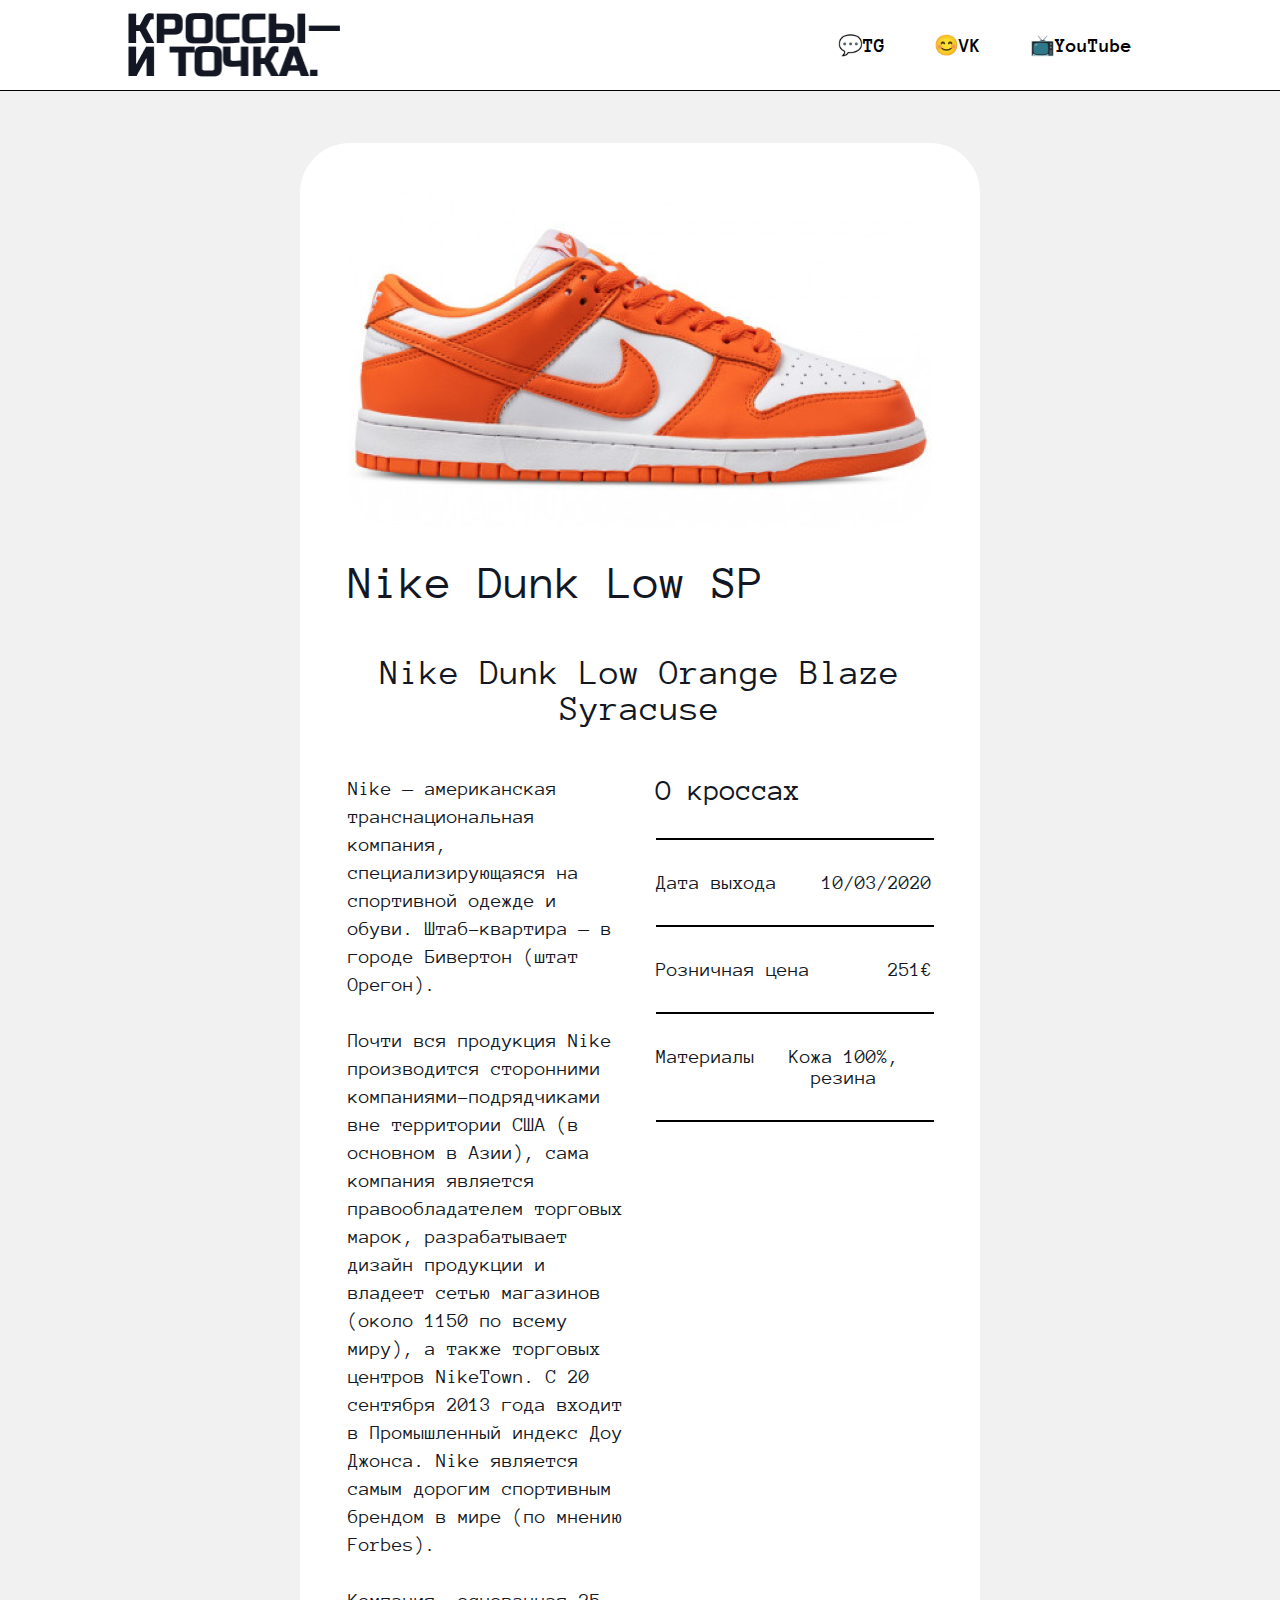
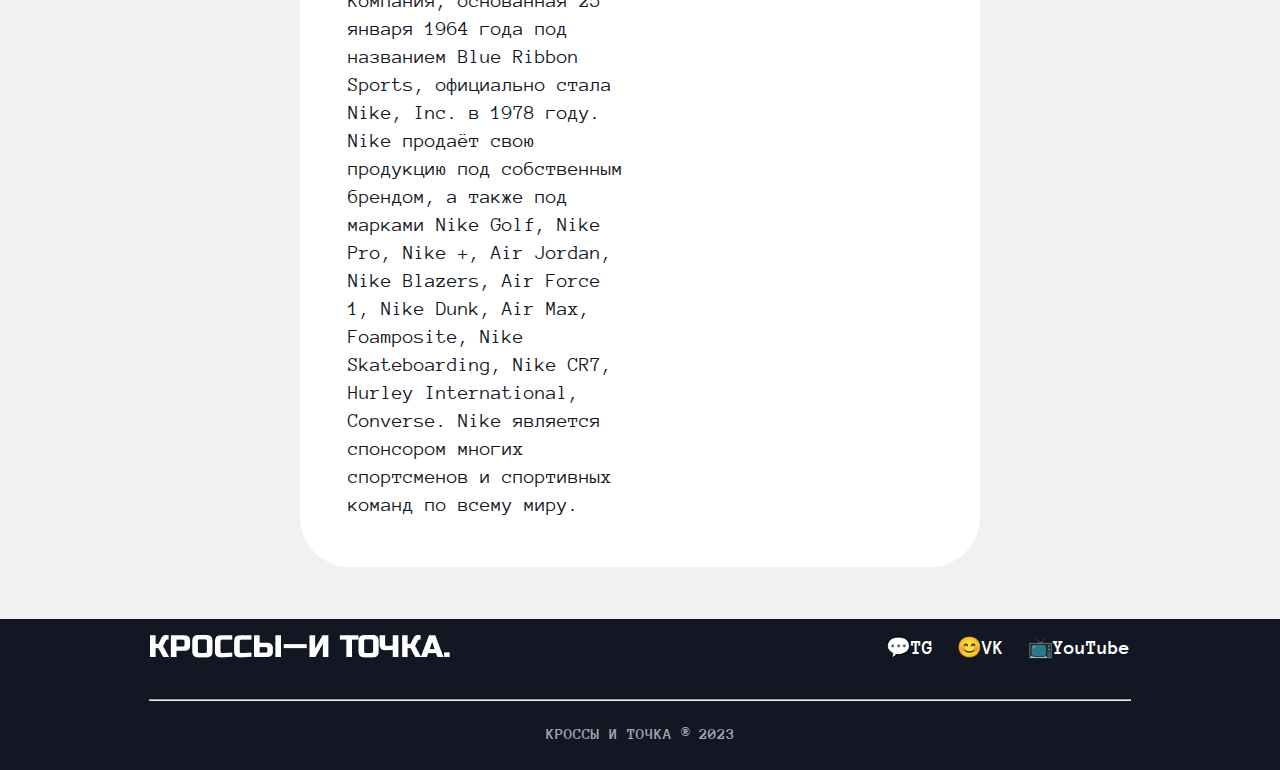
<file: dscrpt-ndlsp.html>
<html lang="ru">
  <head>
    <meta charset="UTF-8">
    <meta name="viewport" content="width=device-width, initial-scale=1.0">
    <link rel="preconnect" href="https://fonts.googleapis.com">
    <link rel="preconnect" href="https://fonts.gstatic.com" crossorigin>
    <link href="https://fonts.googleapis.com/css2?family=IBM+Plex+Mono:wght@500&display=swap" rel="stylesheet">
    <title>Кроссы — и точка</title>
    <link rel="stylesheet" href="style.css"/>
    
  </head>
  <body>

    <header>
      <div class="nav-container">
        <div class="div-elem logo">
          <a href="index.html"><img src="img/logo.png"></a>
        </div>
        <div class="div-elem list">
          <ul class="navbar-link">
          <li><a href="https://t.me/edw1s">💬TG</a></li>
          <li><a href="https://vk.com/edwis">😊VK</a></li>
          <li><a href="https://www.youtube.com/@YandexPracticum">📺YouTube</a></li>
        </ul>
        </div>
        
      </div>
    </header>

    
    <main>
      <div class="catalog">
        <div class="sneaker__card">
        <img alt="Nike Dunk Low SP" class="sneaker__img" src="img\sneaker-big__img.png">
        <div class="sneaker__info">
          <div class="sneaker__title">Nike Dunk Low SP</div>
          <div class="sneaker__subtitle">Nike Dunk Low Orange Blaze Syracuse</div>
          <div class="sneaker__add__info">
            <div class="sneaker__text">Nike — американская транснациональная компания, специализирующаяся на спортивной одежде и обуви. Штаб-квартира — в городе Бивертон (штат Орегон).
              <br>
              <br>
              Почти вся продукция Nike производится сторонними компаниями-подрядчиками вне территории США (в основном в Азии), сама компания является правообладателем торговых марок, разрабатывает дизайн продукции и владеет сетью магазинов (около 1150 по всему миру), а также торговых центров NikeTown. С 20 сентября 2013 года входит в Промышленный индекс Доу Джонса. Nike является самым дорогим спортивным брендом в мире (по мнению Forbes).
              <br>
              <br>
              Компания, основанная 25 января 1964 года под названием Blue Ribbon Sports, официально стала Nike, Inc. в 1978 году. Nike продаёт свою продукцию под собственным брендом, а также под марками Nike Golf, Nike Pro, Nike +, Air Jordan, Nike Blazers, Air Force 1, Nike Dunk, Air Max, Foamposite, Nike Skateboarding, Nike CR7, Hurley International, Converse. Nike является спонсором многих спортсменов и спортивных команд по всему миру.</div>
            <div class="sneaker__parameters">
              <div class="sneaker__header">
                О кроссах
              </div>
              <hr>
              <div class="sneaker__parameter">
                <div class="sneaker__parameter_tittle">Дата выхода</div>
                <div class="sneaker__value">10/03/2020</div>
              </div>
              <hr>
              <div class="sneaker__parameter">
                <div class="sneaker__parameter_tittle">Розничная цена</div>
                <div class="sneaker__value">251€</div>
              </div>
              <hr>
              <div class="sneaker__parameter">
                <div class="sneaker__parameter_tittle">Материалы</div>
                <div class="sneaker__value">Кожа 100%, резина</div>
              </div>
              <hr>
            </div>
          </div>
        </div>
      </div>
      </div>
      
    </main>

    <footer class="footer">
      <div class="footer-cont">
        <div class="footer-top">
          <div class="div-elem logo">
            <a href="index.html"><img src="img/logo-footer.png"></a>
          </div>
          <div class="div-elem list">
            <ul class="footer-link">
              <li><a href="https://t.me/edw1s">💬TG</a></li>
              <li><a href="https://vk.com/edwis">😊VK</a></li>
              <li><a href="https://www.youtube.com/@YandexPracticum">📺YouTube</a></li>
            </ul>
          </div>
        </div>
        <hr>
        <div class="footer-bottom">
          <a>КРОССЫ И ТОЧКА ® 2023</a>
        </div>
        

    </footer>

  </body>
</html>
</file>
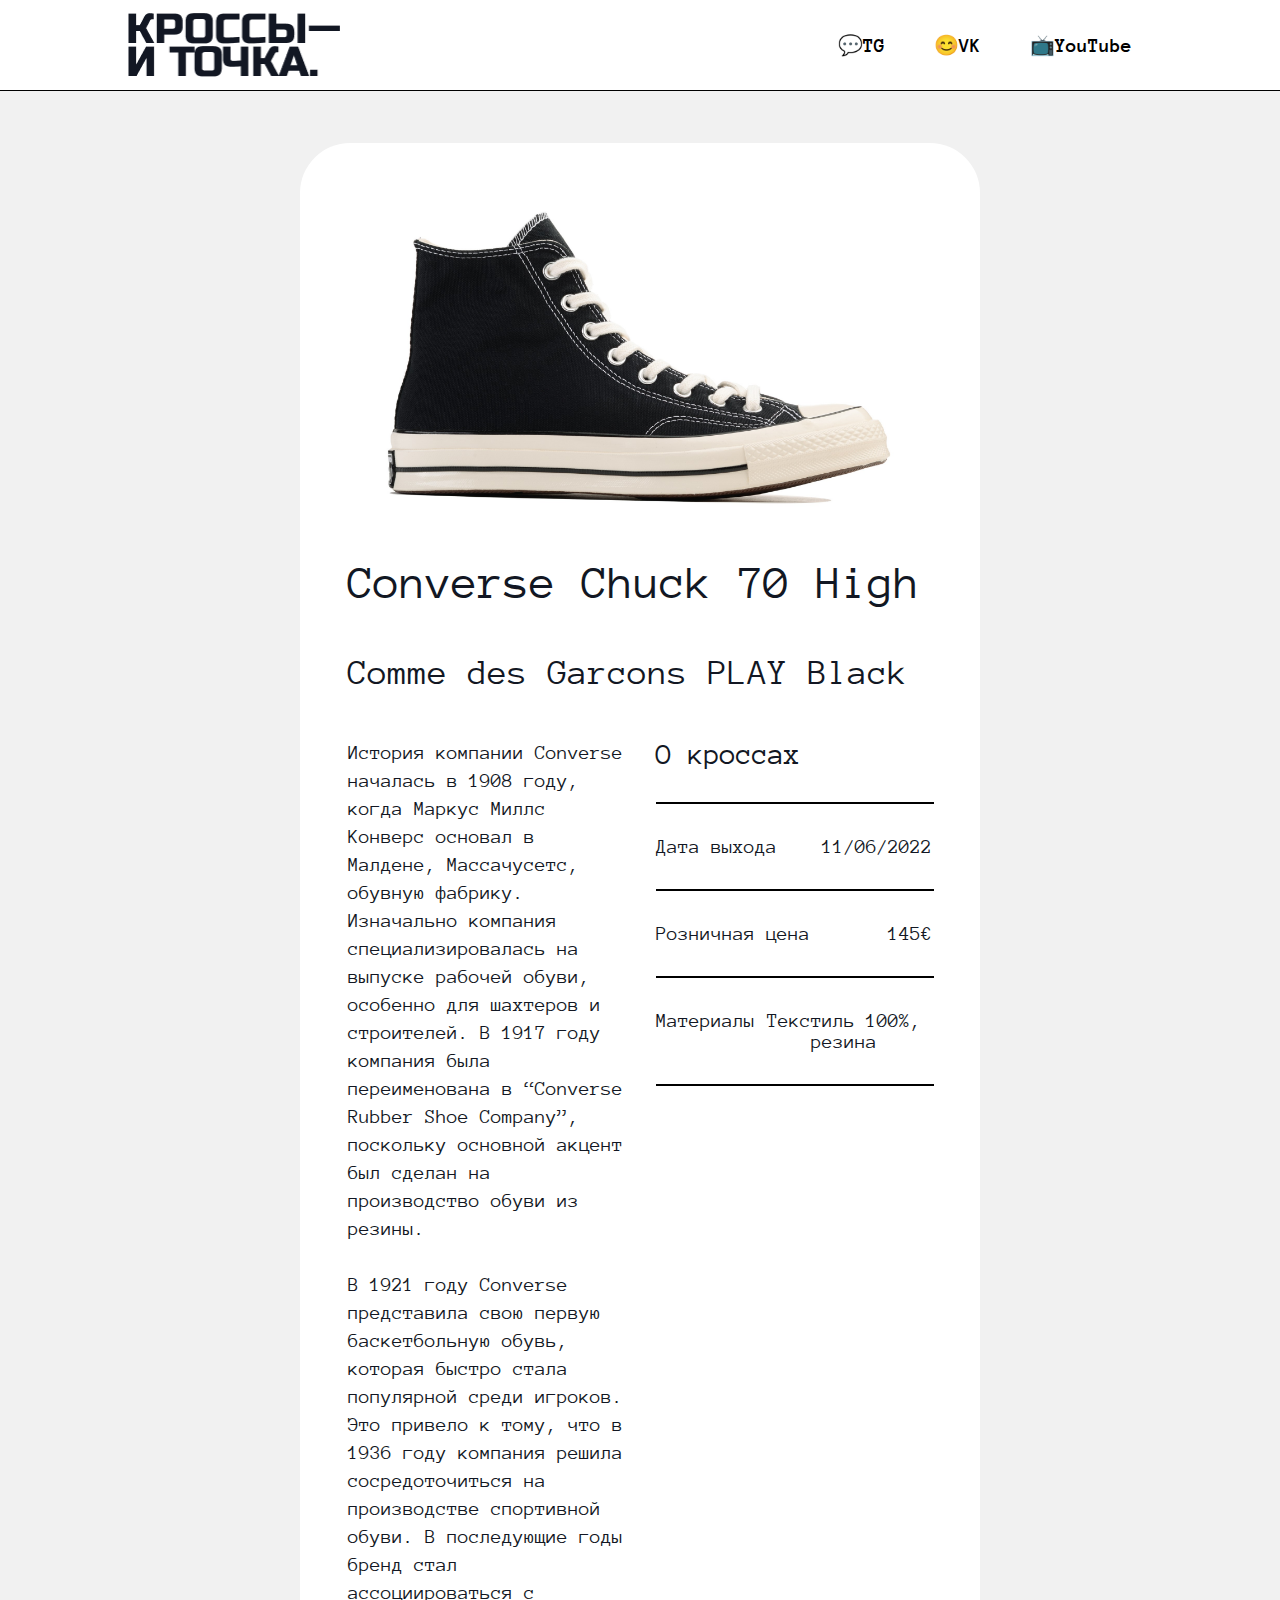
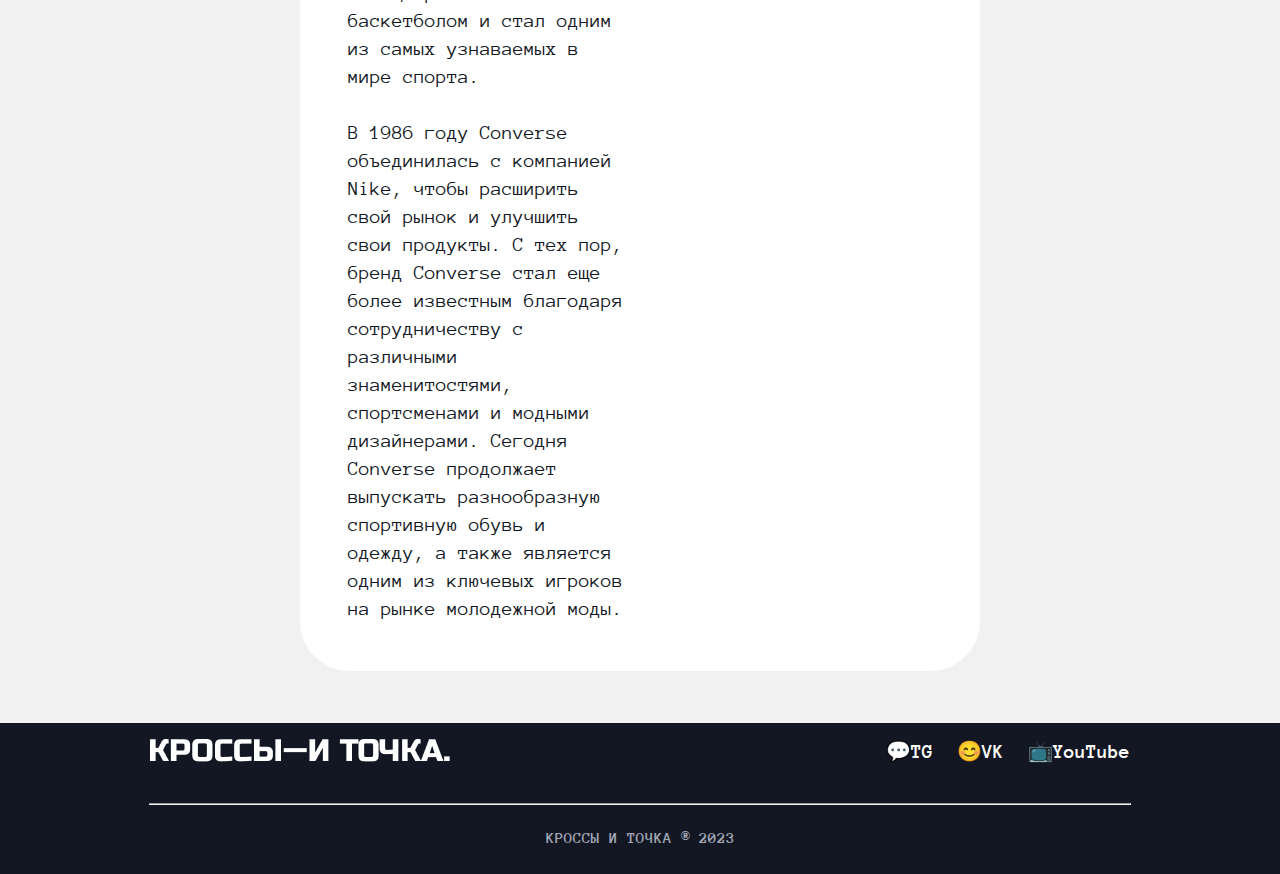
<file: dscrt-cc70.html>
<html lang="ru">
  <head>
    <meta charset="UTF-8">
    <meta name="viewport" content="width=device-width, initial-scale=1.0">
    <link rel="preconnect" href="https://fonts.googleapis.com">
    <link rel="preconnect" href="https://fonts.gstatic.com" crossorigin>
    <link href="https://fonts.googleapis.com/css2?family=IBM+Plex+Mono:wght@500&display=swap" rel="stylesheet">
    <title>Кроссы — и точка</title>
    <link rel="stylesheet" href="style.css"/>
    
  </head>
  <body>

    <header>
      <div class="nav-container">
        <div class="div-elem logo">
          <a href="index.html"><img src="img/logo.png"></a>
        </div>
        <div class="div-elem list">
          <ul class="navbar-link">
          <li><a href="https://t.me/edw1s">💬TG</a></li>
          <li><a href="https://vk.com/edwis">😊VK</a></li>
          <li><a href="https://www.youtube.com/@YandexPracticum">📺YouTube</a></li>
        </ul>
        </div>
        
      </div>
    </header>

    
    <main>
      <div class="catalog">
        <div class="sneaker__card">
        <img alt="Converse Chuck 70 High" class="sneaker__img" src="img\sneaker-big__imgcc.png">
        <div class="sneaker__info">
          <div class="sneaker__title">Converse Chuck 70 High</div>
          <div class="sneaker__subtitle">Comme des Garcons PLAY Black</div>
          <div class="sneaker__add__info">
            <div class="sneaker__text">История компании Converse началась в 1908 году, когда Маркус Миллс Конверс основал в Малдене, Массачусетс, обувную фабрику. Изначально компания специализировалась на выпуске рабочей обуви, особенно для шахтеров и строителей. В 1917 году компания была переименована в “Converse Rubber Shoe Company”, поскольку основной акцент был сделан на производство обуви из резины.
                <br>
                <br>
                В 1921 году Converse представила свою первую баскетбольную обувь, которая быстро стала популярной среди игроков. Это привело к тому, что в 1936 году компания решила сосредоточиться на производстве спортивной обуви. В последующие годы бренд стал ассоциироваться с баскетболом и стал одним из самых узнаваемых в мире спорта.
                <br>
                <br>
                В 1986 году Converse объединилась с компанией Nike, чтобы расширить свой рынок и улучшить свои продукты. С тех пор, бренд Converse стал еще более известным благодаря сотрудничеству с различными знаменитостями, спортсменами и модными дизайнерами. Сегодня Converse продолжает выпускать разнообразную спортивную обувь и одежду, а также является одним из ключевых игроков на рынке молодежной моды.</div>
            <div class="sneaker__parameters">
              <div class="sneaker__header">
                О кроссах
              </div>
              <hr>
              <div class="sneaker__parameter">
                <div class="sneaker__parameter_tittle">Дата выхода</div>
                <div class="sneaker__value">11/06/2022</div>
              </div>
              <hr>
              <div class="sneaker__parameter">
                <div class="sneaker__parameter_tittle">Розничная цена</div>
                <div class="sneaker__value">145€</div>
              </div>
              <hr>
              <div class="sneaker__parameter">
                <div class="sneaker__parameter_tittle">Материалы</div>
                <div class="sneaker__value">Текстиль 100%, резина</div>
              </div>
              <hr>
            </div>
          </div>
        </div>
      </div>
      </div>
      
    </main>

    <footer class="footer">
      <div class="footer-cont">
        <div class="footer-top">
          <div class="div-elem logo">
            <a href="index.html"><img src="img/logo-footer.png"></a>
          </div>
          <div class="div-elem list">
            <ul class="footer-link">
              <li><a href="https://t.me/edw1s">💬TG</a></li>
              <li><a href="https://vk.com/edwis">😊VK</a></li>
              <li><a href="https://www.youtube.com/@YandexPracticum">📺YouTube</a></li>
            </ul>
          </div>
        </div>
        <hr>
        <div class="footer-bottom">
          <a>КРОССЫ И ТОЧКА ® 2023</a>
        </div>
        

    </footer>

  </body>
</html>
</file>
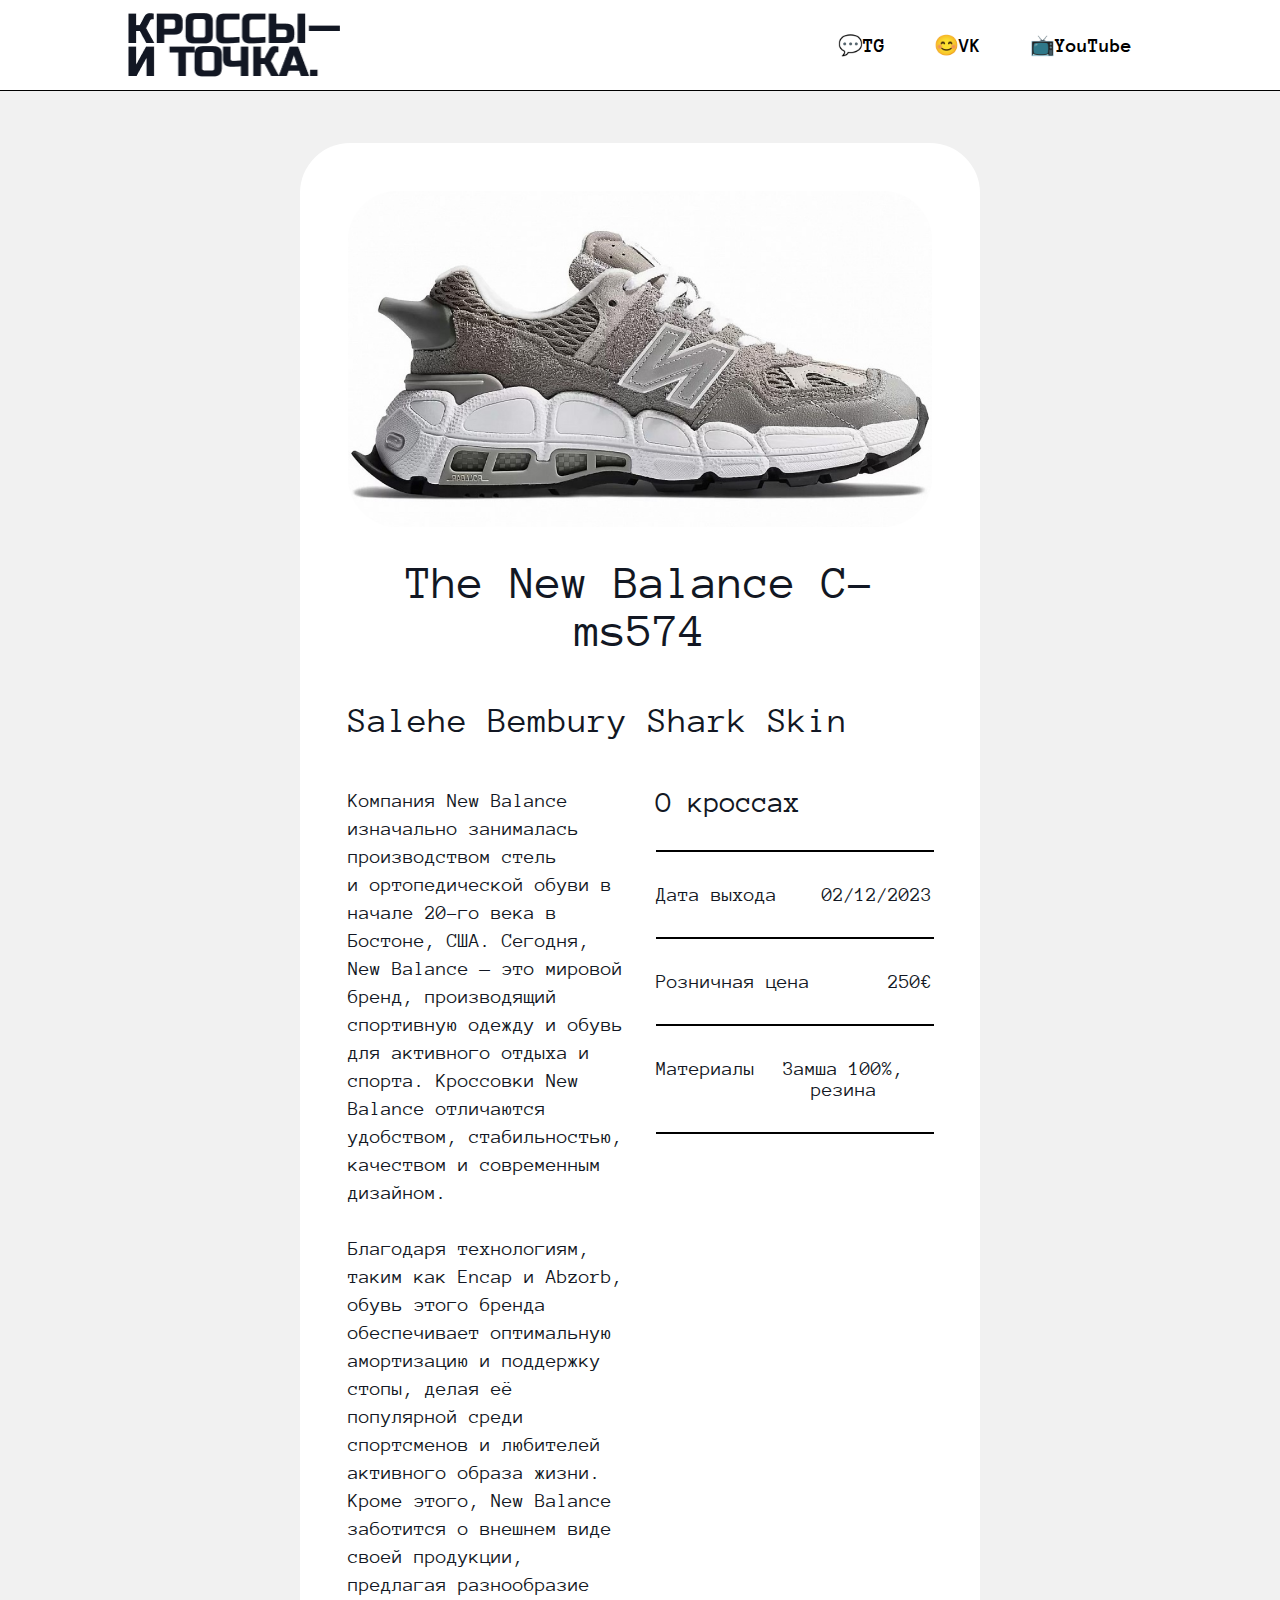
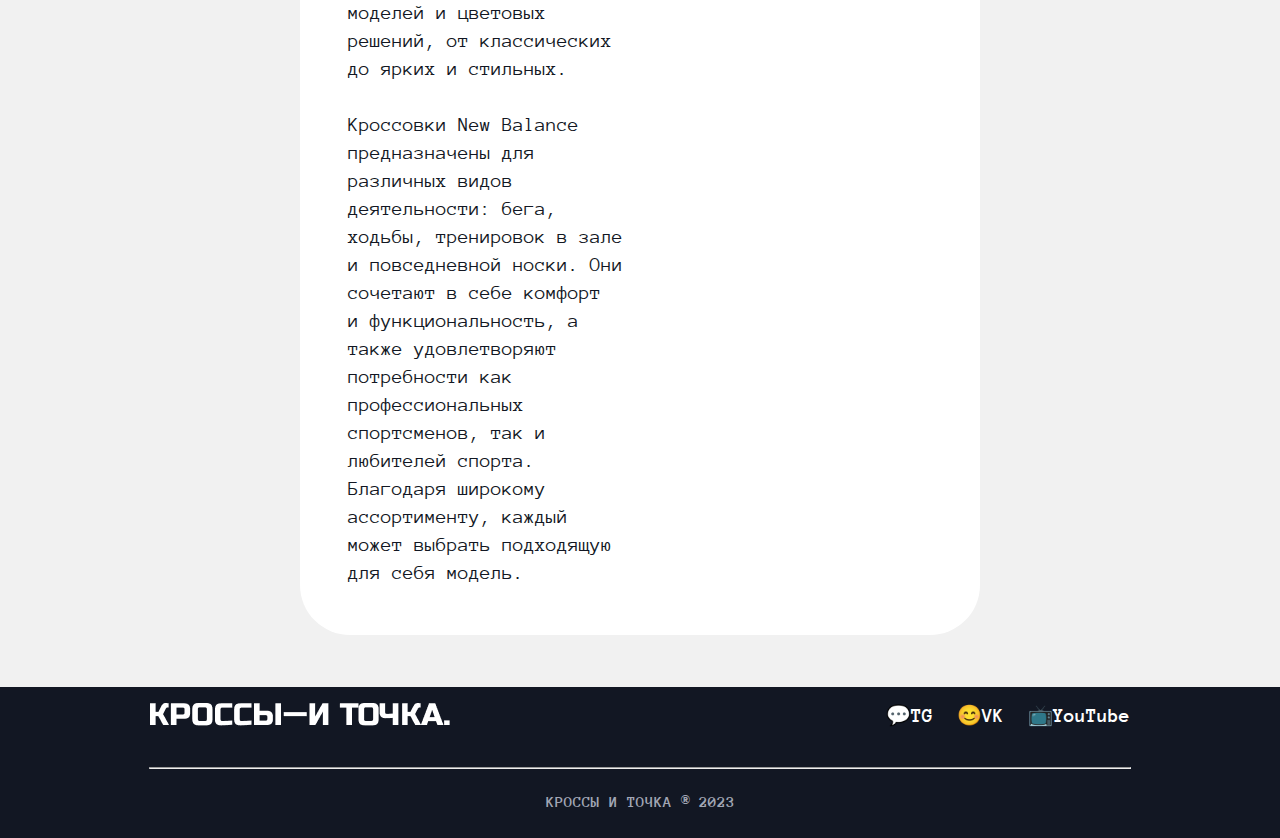
<file: dscrt-nbcms.html>
<html lang="ru">
  <head>
    <meta charset="UTF-8">
    <meta name="viewport" content="width=device-width, initial-scale=1.0">
    <link rel="preconnect" href="https://fonts.googleapis.com">
    <link rel="preconnect" href="https://fonts.gstatic.com" crossorigin>
    <link href="https://fonts.googleapis.com/css2?family=IBM+Plex+Mono:wght@500&display=swap" rel="stylesheet">
    <title>Кроссы — и точка</title>
    <link rel="stylesheet" href="style.css"/>
    
  </head>
  <body>

    <header>
      <div class="nav-container">
        <div class="div-elem logo">
          <a href="index.html"><img src="img/logo.png"></a>
        </div>
        <div class="div-elem list">
          <ul class="navbar-link">
          <li><a href="https://t.me/edw1s">💬TG</a></li>
          <li><a href="https://vk.com/edwis">😊VK</a></li>
          <li><a href="https://www.youtube.com/@YandexPracticum">📺YouTube</a></li>
        </ul>
        </div>
        
      </div>
    </header>

    
    <main>
      <div class="catalog">
        <div class="sneaker__card">
        <img alt="The New Balance C-ms574" class="sneaker__img" src="img\sneaker-big__imgnb.png">
        <div class="sneaker__info">
          <div class="sneaker__title">The New Balance C-ms574</div>
          <div class="sneaker__subtitle">Salehe Bembury Shark Skin</div>
          <div class="sneaker__add__info">
            <div class="sneaker__text">Компания New Balance изначально занималась производством стель и ортопедической обуви в начале
                20-го века в Бостоне, США. Сегодня, New Balance — это мировой бренд, производящий спортивную одежду и обувь для активного отдыха и спорта. Кроссовки New Balance отличаются удобством, стабильностью, качеством и современным дизайном.
                <br>
                <br>
                Благодаря технологиям, таким как Encap и Abzorb, обувь этого бренда обеспечивает оптимальную амортизацию и поддержку стопы, делая её популярной среди спортсменов и любителей активного образа жизни. Кроме этого, New Balance заботится о внешнем виде своей продукции, предлагая разнообразие моделей и цветовых решений, от классических до ярких и стильных.
                <br>
                <br>
                Кроссовки New Balance предназначены для различных видов деятельности: бега, ходьбы, тренировок в зале и повседневной носки. Они сочетают в себе комфорт и функциональность, а также удовлетворяют потребности как профессиональных спортсменов, так и любителей спорта. Благодаря широкому ассортименту, каждый может выбрать подходящую для себя модель.</div>
            <div class="sneaker__parameters">
              <div class="sneaker__header">
                О кроссах
              </div>
              <hr>
              <div class="sneaker__parameter">
                <div class="sneaker__parameter_tittle">Дата выхода</div>
                <div class="sneaker__value">02/12/2023</div>
              </div>
              <hr>
              <div class="sneaker__parameter">
                <div class="sneaker__parameter_tittle">Розничная цена</div>
                <div class="sneaker__value">250€</div>
              </div>
              <hr>
              <div class="sneaker__parameter">
                <div class="sneaker__parameter_tittle">Материалы</div>
                <div class="sneaker__value">Замша 100%, резина</div>
              </div>
              <hr>
            </div>
          </div>
        </div>
      </div>
      </div>
      
    </main>

    <footer class="footer">
      <div class="footer-cont">
        <div class="footer-top">
          <div class="div-elem logo">
            <a href="index.html"><img src="img/logo-footer.png"></a>
          </div>
          <div class="div-elem list">
            <ul class="footer-link">
              <li><a href="https://t.me/edw1s">💬TG</a></li>
              <li><a href="https://vk.com/edwis">😊VK</a></li>
              <li><a href="https://www.youtube.com/@YandexPracticum">📺YouTube</a></li>
            </ul>
          </div>
        </div>
        <hr>
        <div class="footer-bottom">
          <a>КРОССЫ И ТОЧКА ® 2023</a>
        </div>
        

    </footer>

  </body>
</html>
</file>
<file: style.css>
/* Подключение шрифтов */

@font-face {
    font-family: "Anonymous Pro";
    src: url(fonts/AnonymousPro-Bold.ttf);
    font-weight: 700;
}

@font-face {
  font-family: "Anonymous Pro";
  src: url(fonts/AnonymousPro-Regular.ttf);
}

/* Настройка отображения загаловок, абзаца и картинок */

h1 {
    font-family: "Anonymous Pro", sans-serif;
    font-size: 56px;
}

h2 {
  font-family: "Anonymous Pro", sans-serif;
	font-size: 48px;
}

h3 {
  font-family: "Anonymous Pro", sans-serif;
	font-size: 26px;
}

p {
  font-family: "Anonymous Pro", sans-serif;
  font-size: 14px;
}

img {
	width: inherit;
  border-radius: inherit;
}

/* Стандартизация тела для margin */

body {
  margin: 0;
}

/* Настройка отображения карточек */

.container {
	display: inline-block;
	margin: 15px;
  background-color: white;
  border-radius: 12px;
  text-align: start;
  width: 364px;
  vertical-align: top;
  transition: .25s ease-out;
}

.container img {
  width: 364px;
}

.container h3 {
  text-align: start;
}

.container__title {
  overflow-wrap: normal;
  font-size: 26px;
  font-weight: 700;
}

.container__text {
  font-size: 20px;
  font-weight: 400;
}

.container a {
  text-decoration: none;
  color:#121723;
  border-radius: 12px;
}

.container__info {
  margin: 32px 24px;
}

.container:hover{
  box-shadow: 0px 4px 4px 0px rgba(0, 0, 0, 0.25);
  transform: translateY(-10px);
}

/* Создание стилей для шапки сайта */

header {
  font-family: "Anonymous Pro", sans-serif;
  height: 70px;
  margin: 0px 10%;
  padding: 10px 0;
}

.nav-container {
  height: inherit;
  display: flex;
  justify-content: space-between;
  align-items: center;
}

.nav-container img {
  width: 212.34px;
  height: 63.24px;
  vertical-align: middle;
}

.navbar-link {
  list-style: none;
  padding-left: 0;
  gap: 24px;
}

.navbar-link li {
  display: inline-block;
}

header .navbar-link a {
  color: black;
  text-decoration: none;
  padding: 0 20px;
  font-size: 20px;
  font-style: normal;
  font-weight: 700;
  line-height: normal;
}

header .navbar-link a:hover {
  text-decoration: underline;
}

/* Создание стилей для подвала сайта */

footer {
  bottom: 0;
  left: 0;
  background-color: #121723;
}

.footer hr {
  width: 100%;
  margin: 24px 0;
}

.footer {
  font-family: "Anonymous Pro", sans-serif;
  background-color: #121723;
  height: 151px;
}

.footer img {
  width: 300px;
}

.footer-cont {
  display: flex;
  margin: 0px 150px;
  flex-direction: column;
  align-items: center;
}

.footer-top {
  display: flex;
  justify-content: space-between;
  align-items: center;
  align-self: stretch;

}

.footer-link {
  display: flex;
  align-items: flex-start;
  gap: 24px;
  list-style: none;
}

.footer-link ul li {
  margin: 0;
}

.footer-link a {
  color: white;
  text-decoration: none;
  transition: .3s;
  font-size: 20px;
  font-style: normal;
  font-weight: 700;
}

.footer-bottom a{
  margin: 24px 0;
  color: #A1A6B4;
  font-family: Anonymous Pro;
  font-size: 16px;
  font-style: normal;
  font-weight: 700;
  line-height: normal;
}

.footer-link ul{
  list-style: none;
  padding-left: 0;
  margin-bottom: 0;
  vertical-align: top;
  display: flex;
}

.footer-link a {
  font-weight: 700;
  font-size: 20px;
}

/* Настройка сетки для карточек с кроссовками */

.description {
  background-color: #121723;
  text-align: center;
  padding: 15px 0;
}

.description a{
  color: gray;
  font-weight: 700;
}

.subtitle {
  font-family: "IBM Plex Mono";
  text-align: left;
  margin: 15px 25px;
  font-size: 32px;
  font-weight: 500;
}

main {
  width: 100%;
  text-align: center;
  background: #F1F1F1;
  display: flex;
  align-items: center;
  flex-direction: column;
  justify-content: space-between;
  border-top: 1px solid black;
}

.catalog {
  margin: 20px 150px;
  align-items: center;
  max-width: 1440px;
}

/* Настройка страницы с описанием кроссовка */

.sneaker__card {
  display: flex;
  background: white;
  margin: 32px 150px;
  padding: 48px;
  border-radius: 50px;
  gap: 32px;
  max-width: 1140px;
  flex-direction: column;
  align-items: center;
}

.sneaker__img {
  max-width: 100%;
  margin: 0;
}

.sneaker__info {
  display: flex;
  flex-direction: column;
  align-items: flex-start;
  gap: 24px;
  align-self: stretch;
}

.sneaker__title {
  color: #121723;
  font-family: "Anonymous Pro";
  font-size: 48px;
  font-style: normal;
  font-weight: 400;
  line-height: 100%; /* 48px */
}

.sneaker__subtitle {
  color: var(--black, #121723);
  font-family: "Anonymous Pro";
  font-size: 36px;
  margin: 24px 0;
  font-style: normal;
  font-weight: 400;
  line-height: 100%; /* 36px */
}

.sneaker__add__info {
  display: flex;
  align-items: flex-start;
  gap: 32px;
  align-self: stretch;
}

.sneaker__text {
  color: var(--black, #121723);
  font-family: "Anonymous Pro";
  font-size: 20px;
  font-style: normal;
  font-weight: 400;
  line-height: 28px; /* 140% */
  text-align: start;
  width: 50%;
}

.sneaker__parameters {
  font-family: "Anonymous Pro";
  display: flex;
  flex-direction: column;
  align-items: flex-start;
  gap: 24px;
  width: 50%;
}

.sneaker__header {
  color: var(--black, #121723);
  font-family: "Anonymous Pro";
  font-size: 30px;
  font-style: normal;
  font-weight: 400;
  line-height: normal;
}

.sneaker__parameters hr {
  border: 1px solid black;
  width: 100%;
}

.sneaker__parameter {
  display: flex;
  justify-content: space-between;
  align-items: flex-start;
  align-self: stretch;
}

.sneaker__parameter_tittle {
  color: var(--black, #121723);
  font-family: "Anonymous Pro";
  font-size: 20px;
  font-style: normal;
  font-weight: 400;
  line-height: normal;
}

.sneaker__value {
  color: var(--black, #121723);
  font-family: "Anonymous Pro";
  font-size: 20px;
  font-style: normal;
  font-weight: 400;
  line-height: normal;
}

/* Конец кода стилей для desctop */



/* Стиль-адаптация под мобильные устройства */

@media (max-width: 376px) {
  header {
    display: flex;
    width: 375px;
    height: 156px;
    flex-direction: column;
    align-items: flex-start;
    margin: 0;
  }

  main {
    margin: 0;
  }

  .nav-container {
    display: flex;
    width: 375px;
    flex-direction: column;
    justify-content: center;
    align-items: center;
  }

  .container {
    width: 343px;
  }

  .container img{
    width: 343px;
  }

  .catalog {
    margin: 0;
  }

  footer {
    height: 195px;
    width: 375px;
    display: flex;
    flex-direction: column;
    align-items: flex-start;
  }

  .footer-cont {
    margin: 0;
    display: flex;
    width: 375px;
    flex-direction: column;
    align-items: center;
    background-color: #121723;
  }

  .footer-top {
    margin-top: 32px;
    display: flex;
    flex-direction: column;
    justify-content: center;
    align-items: center;
    font-size: 20px;
  }

  .footer-bottom {
    margin: 24px 0;
  }

  .footer-link {
    padding: 0;
  }

  .sneaker__card {
    display: flex;
    flex-direction: column;
    align-items: flex-start;
    margin: 32px 16px;
    gap: 32px;
    width: 295px;
    align-self: stretch;
    border-radius: 12px;
    padding: 24px;
  }

  .sneaker__img img{
    width: 295px;
  }

  .catalog {
    margin: 0;
    width: 375px;
  }

  .sneaker__text {
    align-self: stretch;
    color: var(--black, #121723);
    font-family: "Anonymous Pro";
    font-size: 16px;
    font-style: normal;
    font-weight: 400;
    line-height: 28px; /* 140% */
    text-align: start;
    width: 100%;
  }
  
  .sneaker__parameters {
    font-family: "Anonymous Pro";
    display: flex;
    font-size: 16px;
    flex-direction: column;
    align-items: flex-start;
    gap: 24px;
    width: 100%;
  }

  .sneaker__parameter_tittle {
    font-size: 16px;
  }

  .sneaker__value {
    font-size: 16px;
  }

  .sneaker__header {
    color: var(--black, #121723);
    font-family: "Anonymous Pro";
    font-size: 24px;
    font-style: normal;
    font-weight: 400;
    line-height: normal;
  }

  .sneaker__title {
    color: #121723;
    font-family: "Anonymous Pro";
    font-size: 32px;
    font-style: normal;
    font-weight: 400;
    line-height: 100%; /* 48px */
    text-align: start;
  }
  
  .sneaker__subtitle {
    color: var(--black, #121723);
    font-family: "Anonymous Pro";
    font-size: 20px;
    margin: 24px 0;
    font-style: normal;
    font-weight: 400;
    line-height: 100%; /* 36px */
    text-align: start;
  }

  .sneaker__add__info {
    display: flex;
    flex-direction: column;
    align-items: flex-start;
    gap: 32px;
    align-self: stretch;
  }
  
}

/* Конец кода стилей под мобильные устройства  */



/* Стиль-адаптация под другие устройства */

@media (max-width: 1080px) {
  header {
    display: flex;
    width: 100%;
    height: 156px;
    flex-direction: column;
    margin: 0;
  }

  main {
    margin: 0;
  }

  .nav-container {
    display: flex;
    flex-direction: column;
    justify-content: center;
    align-items: center;
  }

  .container {
    width: 343px;
  }

  .container img{
    width: 343px;
  }

  .catalog {
    margin: 0;
  }

  footer {
    height: 195px;
    width: 100%;
    display: flex;
    flex-direction: column;
  }

  .footer-cont {
    margin: 0;
    display: flex;
    flex-direction: column;
    align-items: center;
    background-color: #121723;
  }

  .footer-top {
    margin-top: 32px;
    display: flex;
    flex-direction: column;
    justify-content: center;
    align-items: center;
    font-size: 20px;
  }

  .footer-bottom {
    margin: 24px 0;
  }

  .footer-link {
    padding: 0;
  }

  .sneaker__card {
    display: flex;
    flex-direction: column;
    align-items: flex-start;
    margin: 32px 16px;
    gap: 32px;
    width: 295px;
    align-self: stretch;
    border-radius: 12px;
    padding: 24px;
  }

  .sneaker__img img{
    width: 295px;
  }

  .catalog {
    margin: 0;
    width: 375px;
  }

  .sneaker__text {
    align-self: stretch;
    color: var(--black, #121723);
    font-family: "Anonymous Pro";
    font-size: 16px;
    font-style: normal;
    font-weight: 400;
    line-height: 28px; /* 140% */
    text-align: start;
    width: 100%;
  }
  
  .sneaker__parameters {
    font-family: "Anonymous Pro";
    display: flex;
    font-size: 16px;
    flex-direction: column;
    align-items: flex-start;
    gap: 24px;
    width: 100%;
  }

  .sneaker__parameter_tittle {
    font-size: 16px;
  }

  .sneaker__value {
    font-size: 16px;
  }

  .sneaker__title {
    color: #121723;
    font-family: "Anonymous Pro";
    font-size: 32px;
    font-style: normal;
    font-weight: 400;
    line-height: 100%; /* 48px */
    text-align: start;
  }
  
  .sneaker__subtitle {
    color: var(--black, #121723);
    font-family: "Anonymous Pro";
    font-size: 20px;
    margin: 24px 0;
    font-style: normal;
    font-weight: 400;
    line-height: 100%; /* 36px */
    text-align: start;
  }

  .sneaker__add__info {
    display: flex;
    flex-direction: column;
    align-items: flex-start;
    gap: 32px;
    align-self: stretch;
  }
  
}
/* Конец кода стилей для различных устройств и для всего сайта в целом */
</file>
